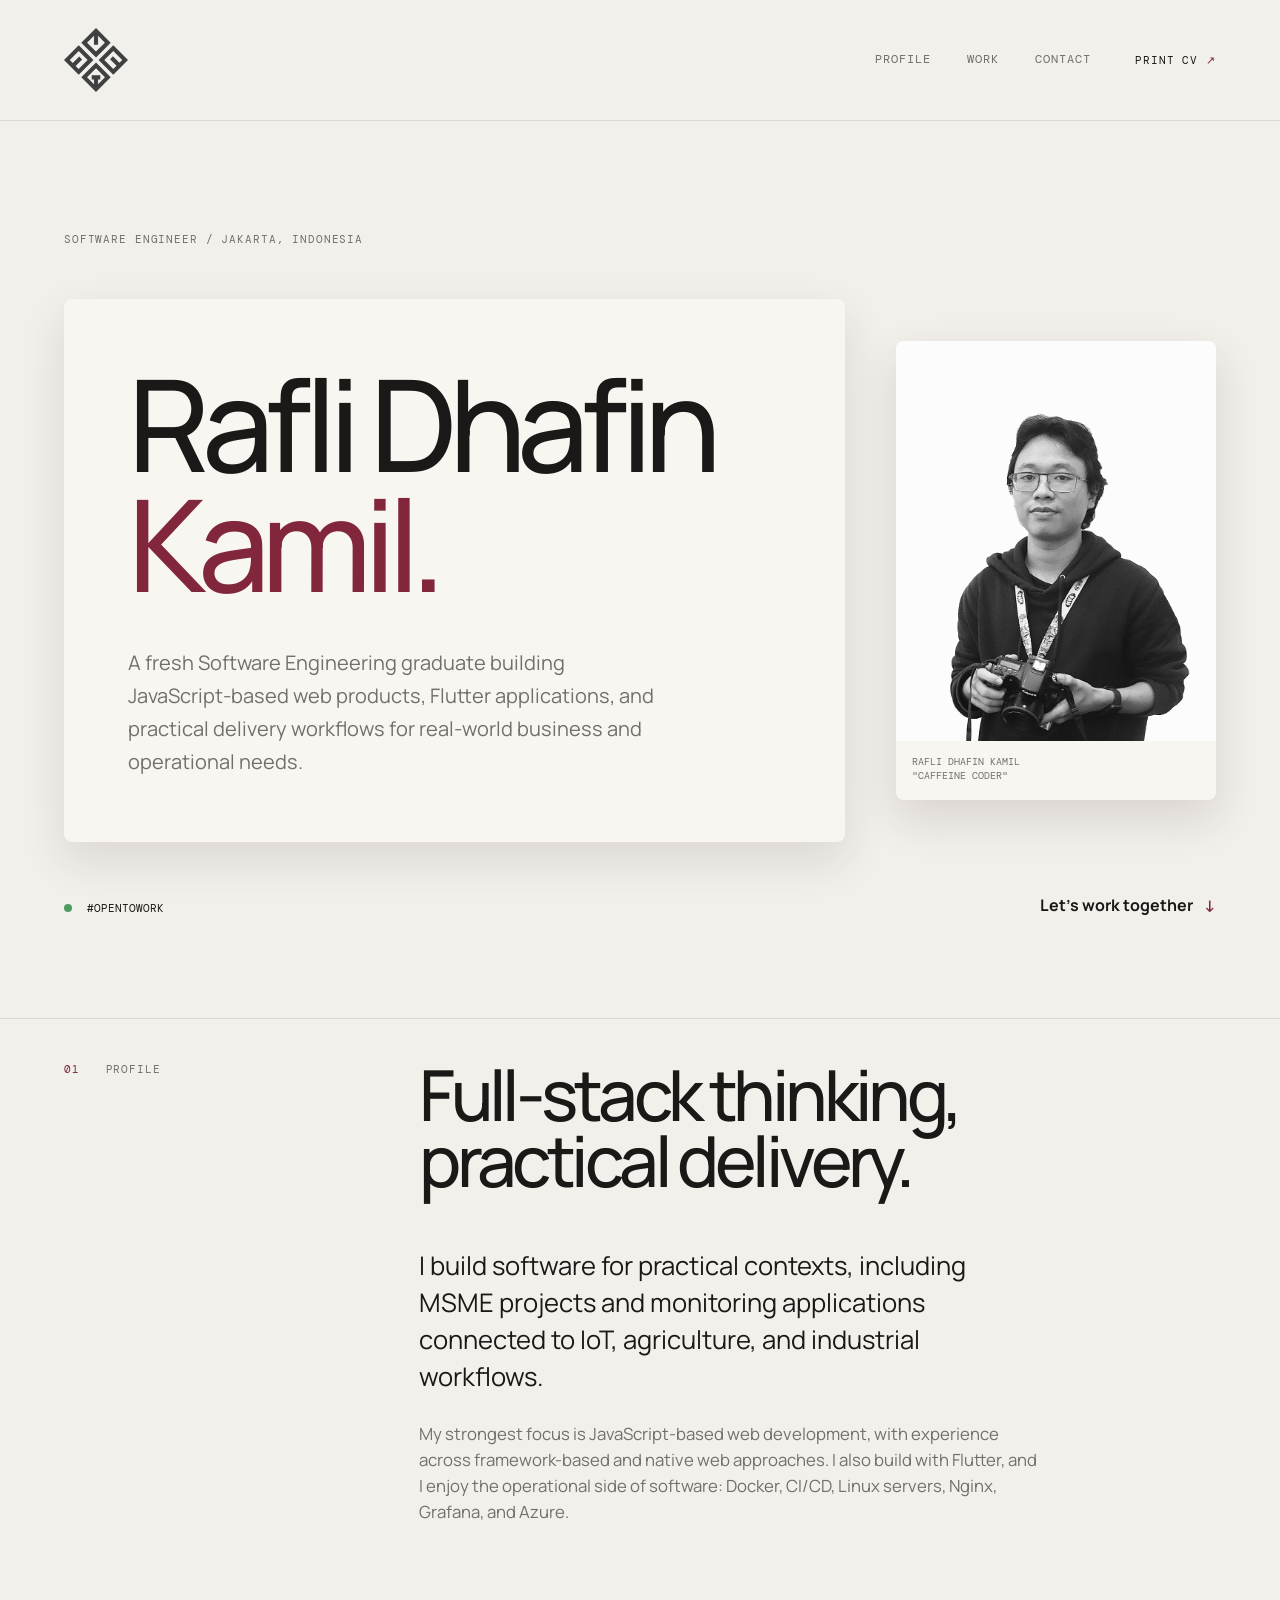
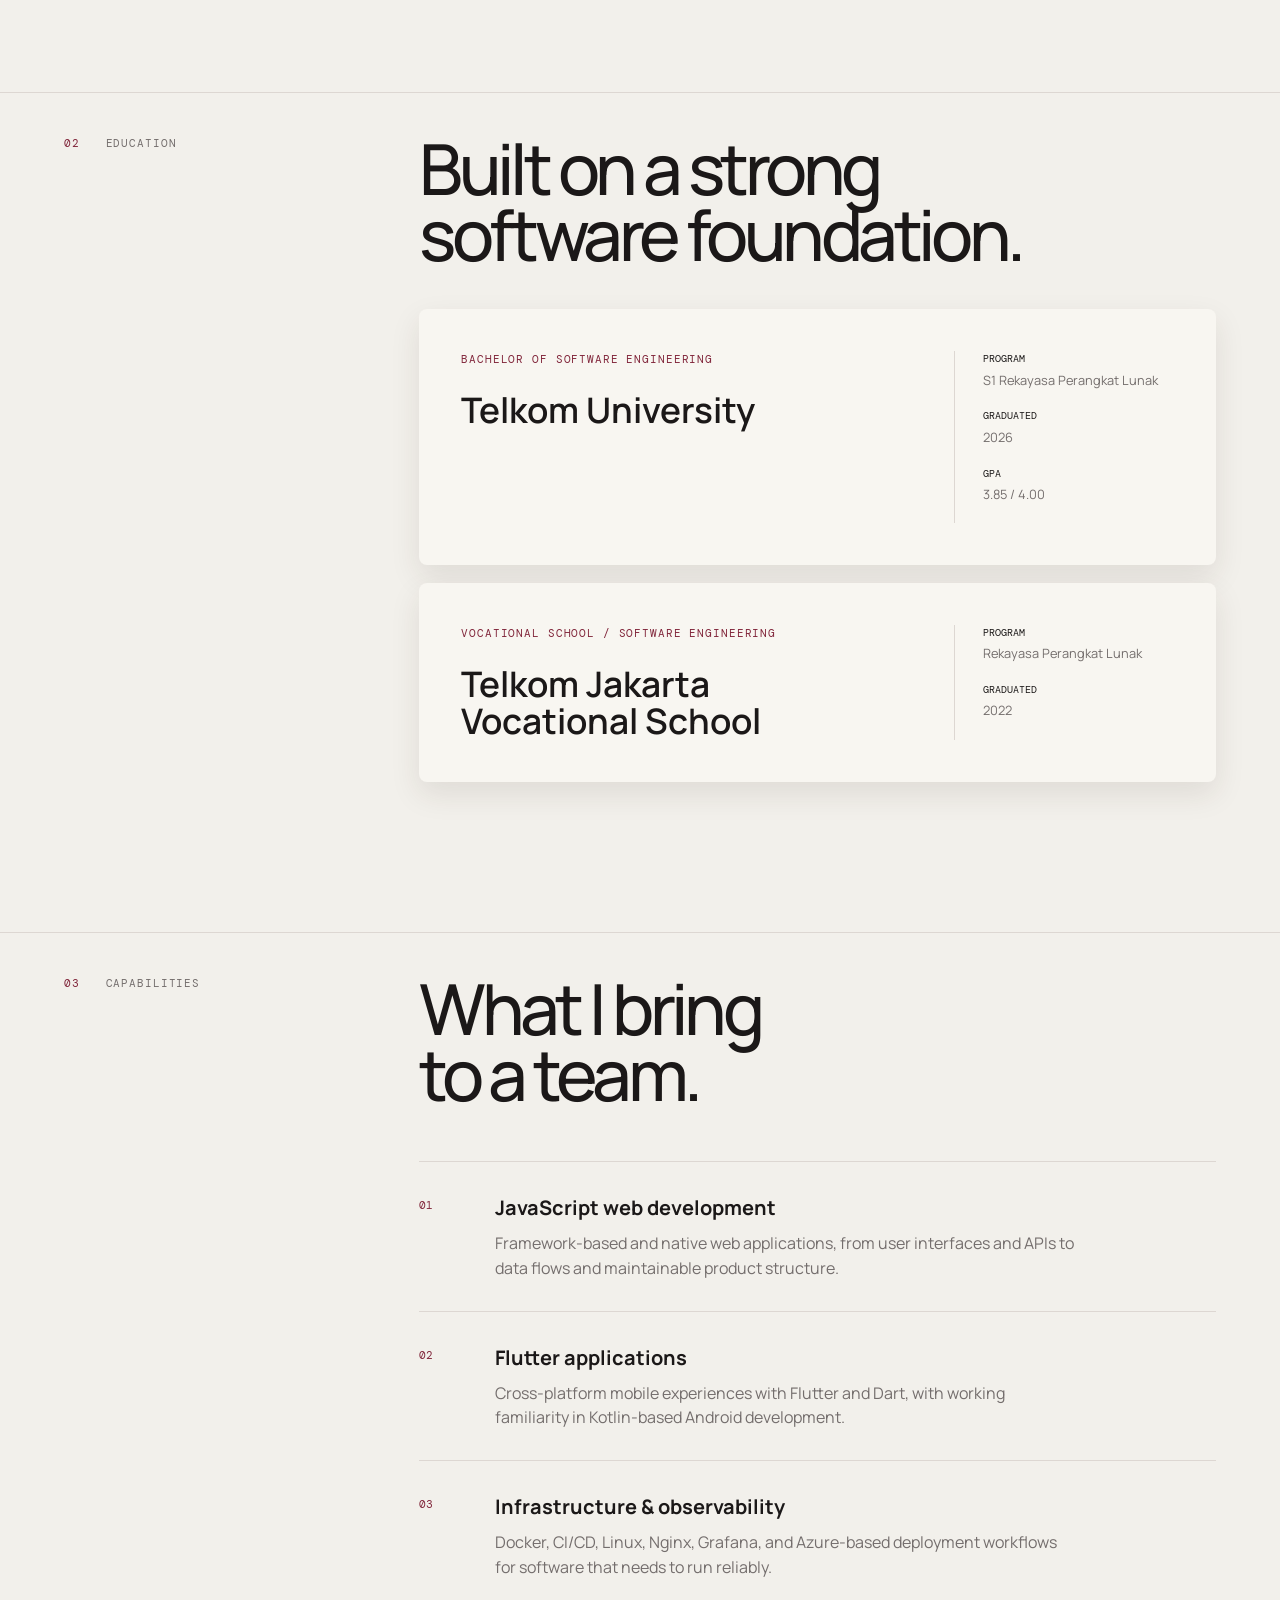
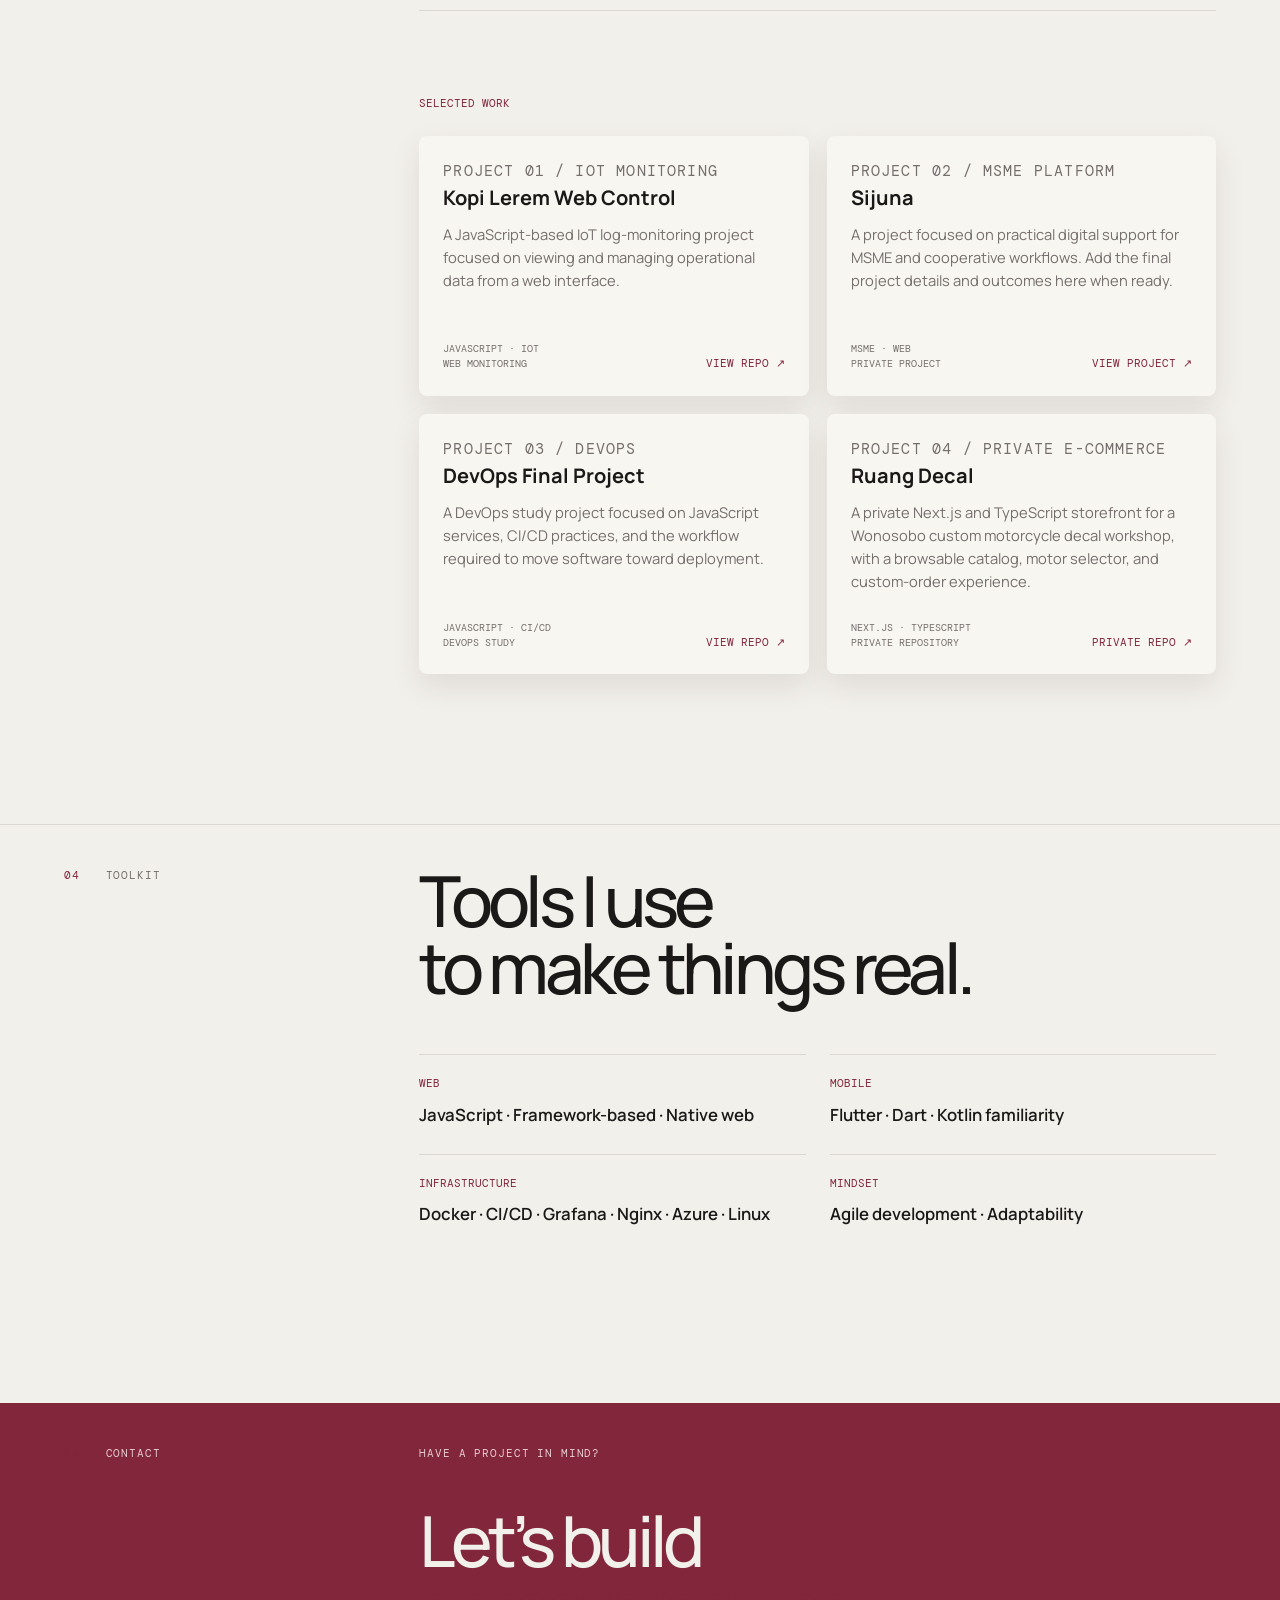
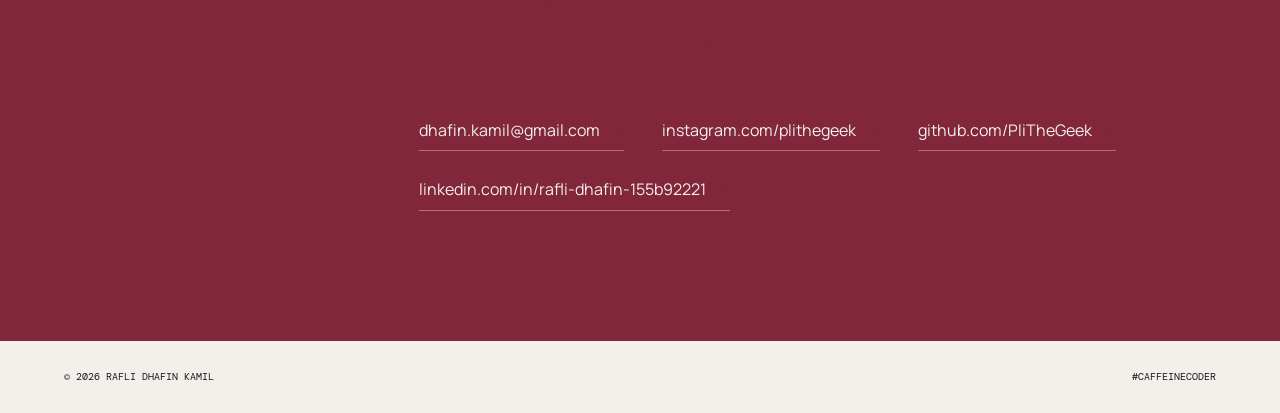
<file: index.html>
<!doctype html>
<html lang="en">
<head>
  <meta charset="UTF-8">
  <meta name="viewport" content="width=device-width, initial-scale=1.0">
  <title>Rafli Dhafin Kamil (PliTheGeek) | Software Engineer</title>
  <meta name="description" content="Portfolio of Rafli Dhafin Kamil (PliTheGeek) — Software Engineer focused on full-stack JavaScript web, Flutter, and DevOps.">
  <meta name="theme-color" content="#f2f0eb">
  <link rel="canonical" href="https://plithegeek.github.io/">

  <!-- Open Graph -->
  <meta property="og:title" content="Rafli Dhafin Kamil (PliTheGeek) | Software Engineer">
  <meta property="og:description" content="Portfolio of Rafli Dhafin Kamil (PliTheGeek) — Full-stack web, Flutter, and DevOps.">
  <meta property="og:url" content="https://plithegeek.github.io/">
  <meta property="og:type" content="website">

  <!-- Structured Data: Connect Web, Instagram, GitHub & LinkedIn -->
  <script type="application/ld+json">
  {
    "@context": "https://schema.org",
    "@type": "Person",
    "name": "Rafli Dhafin Kamil",
    "alternateName": "PliTheGeek",
    "url": "https://plithegeek.github.io/",
    "jobTitle": "Software Engineer",
    "sameAs": [
      "https://www.instagram.com/plithegeek/",
      "https://github.com/PliTheGeek",
      "https://www.linkedin.com/in/rafli-dhafin-155b92221/"
    ]
  }
  </script>

  <link rel="icon" href="brand-mark.svg" type="image/svg+xml">
  <link rel="preconnect" href="https://fonts.googleapis.com">
  <link rel="preconnect" href="https://fonts.gstatic.com" crossorigin>
  <link href="https://fonts.googleapis.com/css2?family=DM+Mono:wght@400;500&family=Manrope:wght@400;500;600;700;800&display=swap" rel="stylesheet">
  <link rel="stylesheet" href="styles.css">
</head>
<body>
  <header class="site-header">
    <a class="brand-link" href="#top" aria-label="Rafli Dhafin Kamil, back to top"><img class="brand-logo" src="brand-mark.svg" alt=""></a>
    <nav class="nav" aria-label="Primary navigation">
      <a href="#profile">Profile</a>
      <a href="#work">Work</a>
      <a href="#contact">Contact</a>
    </nav>
    <button class="print-button" type="button" onclick="window.print()" aria-label="Print or save this CV as a PDF">Print CV <span aria-hidden="true">↗</span></button>
  </header>

  <main id="top">
    <section class="hero page-grid" aria-labelledby="intro-title">
      <p class="eyebrow">Software Engineer <span>/</span> Jakarta, Indonesia</p>
      <div class="hero-copy">
        <h1 id="intro-title">Rafli Dhafin<br><em>Kamil.</em></h1>
        <p class="hero-summary">A fresh Software Engineering graduate building JavaScript-based web products, Flutter applications, and practical delivery workflows for real-world business and operational needs.</p>
      </div>
      <figure class="hero-portrait">
        <img src="profile.png" alt="Portrait of Rafli Dhafin Kamil (PliTheGeek)" onerror="this.closest('figure').classList.add('is-missing'); this.remove()">
        <figcaption>Rafli Dhafin Kamil<br>"Caffeine Coder"</figcaption>
      </figure>
      <div class="hero-meta">
        <p class="availability"><span class="status-dot"></span> #OpenToWork</p>
        <a class="text-link" href="#contact">Let’s work together <span>↓</span></a>
      </div>
    </section>

    <section id="profile" class="section page-grid" aria-labelledby="profile-title">
      <div class="section-label"><span>01</span> Profile</div>
      <div class="section-content profile-content">
        <h2 id="profile-title">Full-stack thinking,<br>practical delivery.</h2>
        <p class="lead">I build software for practical contexts, including MSME projects and monitoring applications connected to IoT, agriculture, and industrial workflows.</p>
        <p>My strongest focus is JavaScript-based web development, with experience across framework-based and native web approaches. I also build with Flutter, and I enjoy the operational side of software: Docker, CI/CD, Linux servers, Nginx, Grafana, and Azure.</p>
      </div>
    </section>

    <section id="education" class="section page-grid" aria-labelledby="education-title">
      <div class="section-label"><span>02</span> Education</div>
      <div class="section-content education-content">
        <h2 id="education-title">Built on a strong<br>software foundation.</h2>
        <div class="education-list">
          <article class="education-card">
            <div>
              <p class="education-kicker">Bachelor of Software Engineering</p>
              <h3>Telkom University</h3>
            </div>
            <div class="education-details">
              <p><span>Program</span>S1 Rekayasa Perangkat Lunak</p>
              <p><span>Graduated</span>2026</p>
              <p><span>GPA</span>3.85 / 4.00</p>
            </div>
          </article>
          <article class="education-card">
            <div>
              <p class="education-kicker">Vocational School / Software Engineering</p>
              <h3>Telkom Jakarta<br>Vocational School</h3>
            </div>
            <div class="education-details">
              <p><span>Program</span>Rekayasa Perangkat Lunak</p>
              <p><span>Graduated</span>2022</p>
            </div>
          </article>
        </div>
      </div>
    </section>

    <section id="work" class="section page-grid" aria-labelledby="work-title">
      <div class="section-label"><span>03</span> Capabilities</div>
      <div class="section-content">
        <h2 id="work-title">What I bring<br>to a team.</h2>
        <div class="capability-list">
          <article class="capability">
            <span class="capability-number">01</span>
            <div><h3>JavaScript web development</h3><p>Framework-based and native web applications, from user interfaces and APIs to data flows and maintainable product structure.</p></div>
          </article>
          <article class="capability">
            <span class="capability-number">02</span>
            <div><h3>Flutter applications</h3><p>Cross-platform mobile experiences with Flutter and Dart, with working familiarity in Kotlin-based Android development.</p></div>
          </article>
          <article class="capability">
            <span class="capability-number">03</span>
            <div><h3>Infrastructure & observability</h3><p>Docker, CI/CD, Linux, Nginx, Grafana, and Azure-based deployment workflows for software that needs to run reliably.</p></div>
          </article>
        </div>
        <div class="project-list" aria-label="Selected projects">
          <div class="projects-heading"><span>Selected work</span></div>
          <article class="project-card">
            <p class="project-kicker">Project 01 / IoT monitoring</p>
            <h3>Kopi Lerem Web Control</h3>
            <p>A JavaScript-based IoT log-monitoring project focused on viewing and managing operational data from a web interface.</p>
            <div class="project-meta">
              <span class="project-stack">JavaScript · IoT<br>Web monitoring</span>
              <a class="project-link" href="https://github.com/PliTheGeek/kopi_lerem_web_control" target="_blank" rel="noreferrer">View repo ↗</a>
            </div>
          </article>
          <article class="project-card">
            <p class="project-kicker">Project 02 / MSME platform</p>
            <h3>Sijuna</h3>
            <p>A project focused on practical digital support for MSME and cooperative workflows. Add the final project details and outcomes here when ready.</p>
            <div class="project-meta">
              <span class="project-stack">MSME · Web<br>Private project</span>
              <a class="project-link" href="https://github.com/PliTheGeek/Kedaireka-Sijuna" target="_blank" rel="noreferrer">View project ↗</a>
            </div>
          </article>
          <article class="project-card">
            <p class="project-kicker">Project 03 / DevOps</p>
            <h3>DevOps Final Project</h3>
            <p>A DevOps study project focused on JavaScript services, CI/CD practices, and the workflow required to move software toward deployment.</p>
            <div class="project-meta">
              <span class="project-stack">JavaScript · CI/CD<br>DevOps study</span>
              <a class="project-link" href="https://github.com/PliTheGeek/devops-final" target="_blank" rel="noreferrer">View repo ↗</a>
            </div>
          </article>
          <article class="project-card">
            <p class="project-kicker">Project 04 / Private e-commerce</p>
            <h3>Ruang Decal</h3>
            <p>A private Next.js and TypeScript storefront for a Wonosobo custom motorcycle decal workshop, with a browsable catalog, motor selector, and custom-order experience.</p>
            <div class="project-meta">
              <span class="project-stack">Next.js · TypeScript<br>Private repository</span>
              <a class="project-link" href="https://github.com/PliTheGeek/decalwebwonosobo" target="_blank" rel="noreferrer" aria-label="Open the private Ruang Decal repository on GitHub">Private repo ↗</a>
            </div>
          </article>
        </div>
      </div>
    </section>

    <section class="section page-grid" aria-labelledby="stack-title">
      <div class="section-label"><span>04</span> Toolkit</div>
      <div class="section-content stack-content">
        <h2 id="stack-title">Tools I use<br>to make things real.</h2>
        <div class="stack-grid" aria-label="Technology areas">
          <div><span>Web</span><strong>JavaScript · Framework-based · Native web</strong></div>
          <div><span>Mobile</span><strong>Flutter · Dart · Kotlin familiarity</strong></div>
          <div><span>Infrastructure</span><strong>Docker · CI/CD · Grafana · Nginx · Azure · Linux</strong></div>
          <div><span>Mindset</span><strong>Agile development · Adaptability</strong></div>
        </div>
      </div>
    </section>

    <section id="contact" class="contact page-grid" aria-labelledby="contact-title">
      <div class="section-label"><span>05</span> Contact</div>
      <div class="contact-content">
        <p class="eyebrow">Have a project in mind?</p>
        <h2 id="contact-title">Let’s build<br><em>something useful.</em></h2>
        <div class="contact-links">
          <a href="mailto:dhafin.kamil@gmail.com">dhafin.kamil@gmail.com <span>↗</span></a>
          <a href="https://www.instagram.com/plithegeek/" target="_blank" rel="me noreferrer">instagram.com/plithegeek <span>↗</span></a>
          <a href="https://github.com/PliTheGeek" target="_blank" rel="me noreferrer">github.com/PliTheGeek <span>↗</span></a>
          <a href="https://www.linkedin.com/in/rafli-dhafin-155b92221/" target="_blank" rel="me noreferrer">linkedin.com/in/rafli-dhafin-155b92221 <span>↗</span></a>
        </div>
      </div>
    </section>
  </main>

  <footer class="site-footer">
    <span>© <span id="year"></span> Rafli Dhafin Kamil</span>
    <span>#CaffeineCoder</span>
  </footer>
  <script src="script.js"></script>
</body>
</html>
</file>
<file: styles.css>
:root {
  --paper: #f2f0eb;
  --surface: #f8f6f1;
  --ink: #1b1818;
  --muted: #746e6d;
  --line: #ddd7d2;
  --accent: #81263b;
  --serif: Georgia, 'Times New Roman', serif;
  --sans: 'Manrope', 'Segoe UI', sans-serif;
  --mono: 'DM Mono', Consolas, monospace;
}

* { box-sizing: border-box; }
html { scroll-behavior: smooth; }
body { margin: 0; background: var(--paper); color: var(--ink); font-family: var(--sans); line-height: 1.55; }
a { color: inherit; text-decoration: none; }
.site-header { align-items: center; border-bottom: 1px solid var(--line); display: flex; justify-content: space-between; margin: 0 auto; max-width: 1440px; padding: 28px clamp(24px, 5vw, 72px); }
.brand-link { align-items: center; display: inline-flex; }
.brand-logo { display: block; height: 64px; width: 64px; }
em { color: var(--accent); font-style: normal; }
.nav { display: flex; gap: 36px; margin-left: auto; margin-right: 44px; }
.nav a, .print-button, .eyebrow, .section-label, .status-dot { font-family: var(--mono); font-size: .68rem; letter-spacing: .08em; text-transform: uppercase; }
.nav a, .print-button { align-items: center; display: inline-flex; min-height: 44px; white-space: nowrap; }
.nav a { font-size: .78rem; }
.nav a { color: var(--muted); transition: color .2s ease; }
.nav a:hover, .text-link:hover, .contact-links a:hover { color: var(--accent); }
.print-button { background: none; border: 0; color: var(--ink); cursor: pointer; padding: 0; }
.print-button span, .text-link span, .contact-links span { color: var(--accent); margin-left: 8px; }
.page-grid { display: grid; grid-template-columns: minmax(150px, 1fr) minmax(0, 3fr); gap: clamp(28px, 7vw, 120px); margin: 0 auto; max-width: 1440px; padding-left: clamp(24px, 5vw, 72px); padding-right: clamp(24px, 5vw, 72px); }
.hero { gap: clamp(24px, 4vw, 64px); grid-template-columns: minmax(0, 1fr) minmax(280px, 320px); min-height: 650px; padding-bottom: 100px; padding-top: 110px; position: relative; }
.eyebrow { color: var(--muted); margin: 0; }
.hero > .eyebrow { grid-column: 1 / -1; }
.hero-copy { align-self: center; background: var(--surface); border-radius: 8px; box-shadow: 0 18px 45px rgba(61, 37, 32, .12); grid-column: 1; max-width: none; padding: clamp(32px, 5vw, 72px); }
h1, h2 { font-weight: 500; letter-spacing: -.065em; line-height: .94; margin: 0; }
h1 { font-size: clamp(4rem, 10vw, 9rem); }
h2 { font-size: clamp(2.6rem, 5.5vw, 5.8rem); }
.hero-summary { color: var(--muted); font-size: clamp(1rem, 1.6vw, 1.25rem); line-height: 1.65; margin: 42px 0 0; max-width: 540px; }
.hero-portrait { align-self: center; background: var(--surface); border-radius: 8px; box-shadow: 0 18px 45px rgba(61, 37, 32, .14); grid-column: 2; margin: 0; max-width: 320px; overflow: hidden; }
.hero-portrait img { aspect-ratio: 4 / 5; background: #f1ece7; display: block; filter: grayscale(100%); object-fit: cover; object-position: center top; width: 100%; }
.hero-portrait figcaption { color: var(--muted); font-family: var(--mono); font-size: .6rem; line-height: 1.5; padding: 14px 16px 16px; text-transform: uppercase; }
.hero-portrait.is-missing { display: none; }
.hero-meta { align-items: end; display: flex; grid-column: 1 / -1; justify-content: space-between; }
.availability { font-family: var(--mono); font-size: .7rem; margin: 0; text-transform: uppercase; }
.status-dot { background: #4d9c60; border-radius: 50%; display: inline-block; height: 8px; margin-right: 8px; width: 8px; }
.text-link { font-weight: 700; }
.section { border-top: 1px solid var(--line); padding-bottom: 150px; padding-top: 42px; }
.section-label { color: var(--muted); }
.section-label span { color: var(--accent); margin-right: 18px; }
.section-content { grid-column: 2; max-width: 850px; }
.section-content h2 { margin-bottom: 54px; }
.profile-content { max-width: 780px; }
.profile-content p { color: var(--muted); font-size: 1.05rem; max-width: 620px; }
.profile-content .lead { color: var(--ink); font-size: clamp(1.2rem, 2vw, 1.6rem); line-height: 1.45; }
.education-content h2 { margin-bottom: 42px; }
.education-list { display: grid; gap: 18px; }
.education-card { background: var(--surface); border-radius: 8px; box-shadow: 0 12px 30px rgba(61, 37, 32, .1); display: grid; gap: 40px; grid-template-columns: minmax(0, 1fr) 220px; padding: clamp(26px, 4vw, 42px); }
.education-kicker { color: var(--accent); font-family: var(--mono); font-size: .68rem; letter-spacing: .08em; margin: 0 0 24px; text-transform: uppercase; }
.education-card h3 { font-size: clamp(1.5rem, 3vw, 2.2rem); font-weight: 600; line-height: 1.05; margin: 0; }
.education-details { border-left: 1px solid var(--line); padding-left: 28px; }
.education-details p { color: var(--muted); font-size: .8rem; margin: 0 0 18px; }
.education-details span { color: var(--ink); display: block; font-family: var(--mono); font-size: .62rem; margin-bottom: 4px; text-transform: uppercase; }
.capability-list { border-top: 1px solid var(--line); }
.capability { border-bottom: 1px solid var(--line); display: grid; gap: 28px; grid-template-columns: 48px 1fr; padding: 30px 0; }
.capability-number { color: var(--accent); font-family: var(--mono); font-size: .7rem; padding-top: 5px; }
.capability h3 { font-size: 1.25rem; margin: 0 0 8px; }
.capability p { color: var(--muted); margin: 0; max-width: 580px; }
.project-list { display: grid; gap: 18px; grid-template-columns: repeat(2, 1fr); margin-top: 78px; }
.projects-heading { grid-column: 1 / -1; padding: 0 0 4px; }
.projects-heading span { color: var(--accent); font-family: var(--mono); font-size: .68rem; text-transform: uppercase; }
.project-card { background: var(--surface); border-radius: 8px; box-shadow: 0 12px 30px rgba(61, 37, 32, .1); display: flex; flex-direction: column; min-height: 260px; padding: 24px; transition: background .2s ease, box-shadow .2s ease, transform .2s ease; }
.project-card:hover { background: var(--surface); box-shadow: 0 18px 38px rgba(61, 37, 32, .15); transform: translateY(-3px); }
.project-kicker { color: var(--accent); font-family: var(--mono); font-size: .65rem; letter-spacing: .08em; margin: 0 0 36px; text-transform: uppercase; }
.project-card h3 { font-size: 1.25rem; margin: 0 0 10px; }
.project-card p { color: var(--muted); font-size: .92rem; margin: 0; }
.project-meta { align-items: end; display: flex; justify-content: space-between; margin-top: auto; padding-top: 28px; }
.project-stack { color: var(--muted); font-family: var(--mono); font-size: .62rem; line-height: 1.5; max-width: 180px; text-transform: uppercase; }
.project-link { color: var(--accent); font-family: var(--mono); font-size: .68rem; text-transform: uppercase; }
.stack-grid { display: grid; gap: 0 24px; grid-template-columns: repeat(2, 1fr); }
.stack-grid div { border-top: 1px solid var(--line); display: flex; flex-direction: column; gap: 10px; padding: 20px 0 26px; }
.stack-grid span { color: var(--accent); font-family: var(--mono); font-size: .68rem; text-transform: uppercase; }
.stack-grid strong { font-size: 1.05rem; font-weight: 600; }
.contact { background: var(--accent); color: var(--paper); padding-bottom: 130px; padding-top: 42px; }
.contact .section-label, .contact .eyebrow { color: #e7cbd0; }
.contact-content { grid-column: 2; }
.contact h2 { margin: 45px 0 70px; }
.contact-links { display: flex; flex-wrap: wrap; gap: 18px 38px; }
.contact-links a { border-bottom: 1px solid #b56e7c; padding: 8px 0; transition: color .2s ease; }
.site-footer { display: flex; font-family: var(--mono); font-size: .62rem; justify-content: space-between; margin: 0 auto; max-width: 1440px; padding: 28px clamp(24px, 5vw, 72px); text-transform: uppercase; }

@media (max-width: 700px) {
  .site-header { padding-bottom: 22px; padding-top: 22px; }
  .brand-logo { height: 48px; width: 48px; }
  .nav { gap: 20px; margin-right: 18px; }
  .nav a:nth-child(2) { display: none; }
  .print-button { font-size: .58rem; }
  .hero { min-height: 610px; padding-bottom: 60px; padding-top: 70px; }
  .hero { display: block; }
  .hero-copy { margin-left: 0; }
  .hero-portrait { margin: 48px auto 0; max-width: 240px; }
  .hero-meta { align-items: start; flex-direction: column; gap: 28px; margin-top: 32px; }
  .section { padding-bottom: 90px; padding-top: 28px; }
  .page-grid { display: block; }
  .section-label { margin-bottom: 48px; }
  .section-content, .contact-content { max-width: none; }
  .section-content h2 { margin-bottom: 38px; }
  .education-card { gap: 26px; grid-template-columns: 1fr; }
  .education-details { border-left: 0; border-top: 1px solid var(--line); padding-left: 0; padding-top: 24px; }
  h1 { font-size: clamp(3.1rem, 15vw, 4rem); }
  h2 { font-size: clamp(2.3rem, 12vw, 3.6rem); }
  .hero-copy { padding: 30px 24px; }
  .hero-summary { margin-top: 30px; }
  .project-list { gap: 14px; grid-template-columns: 1fr; margin-top: 58px; }
  .projects-heading { grid-column: auto; }
  .stack-grid { grid-template-columns: 1fr; }
  .contact h2 { margin-bottom: 52px; }
  .contact-links { align-items: start; flex-direction: column; }
  .contact-links a { max-width: 100%; overflow-wrap: anywhere; }
  .site-footer { gap: 12px; flex-direction: column; }
}

@media (max-width: 380px) {
  .site-header { padding-left: 18px; padding-right: 18px; }
  .nav { gap: 12px; margin-right: 10px; }
  .nav a { font-size: .68rem; }
  .print-button { font-size: .52rem; }
  .hero { padding-left: 18px; padding-right: 18px; }
  .hero-copy { padding: 26px 20px; }
  .hero-portrait { max-width: 210px; }
}

@media print {
  .site-header, .print-button, .nav, .hero-meta, .site-footer { display: none; }
  .hero { min-height: auto; padding-top: 30px; }
  .section, .contact { padding-bottom: 45px; padding-top: 24px; }
  .contact { background: transparent; color: var(--ink); }
  .contact .section-label, .contact .eyebrow { color: var(--muted); }
  .contact-links a { border-color: var(--line); }
}
</file>
